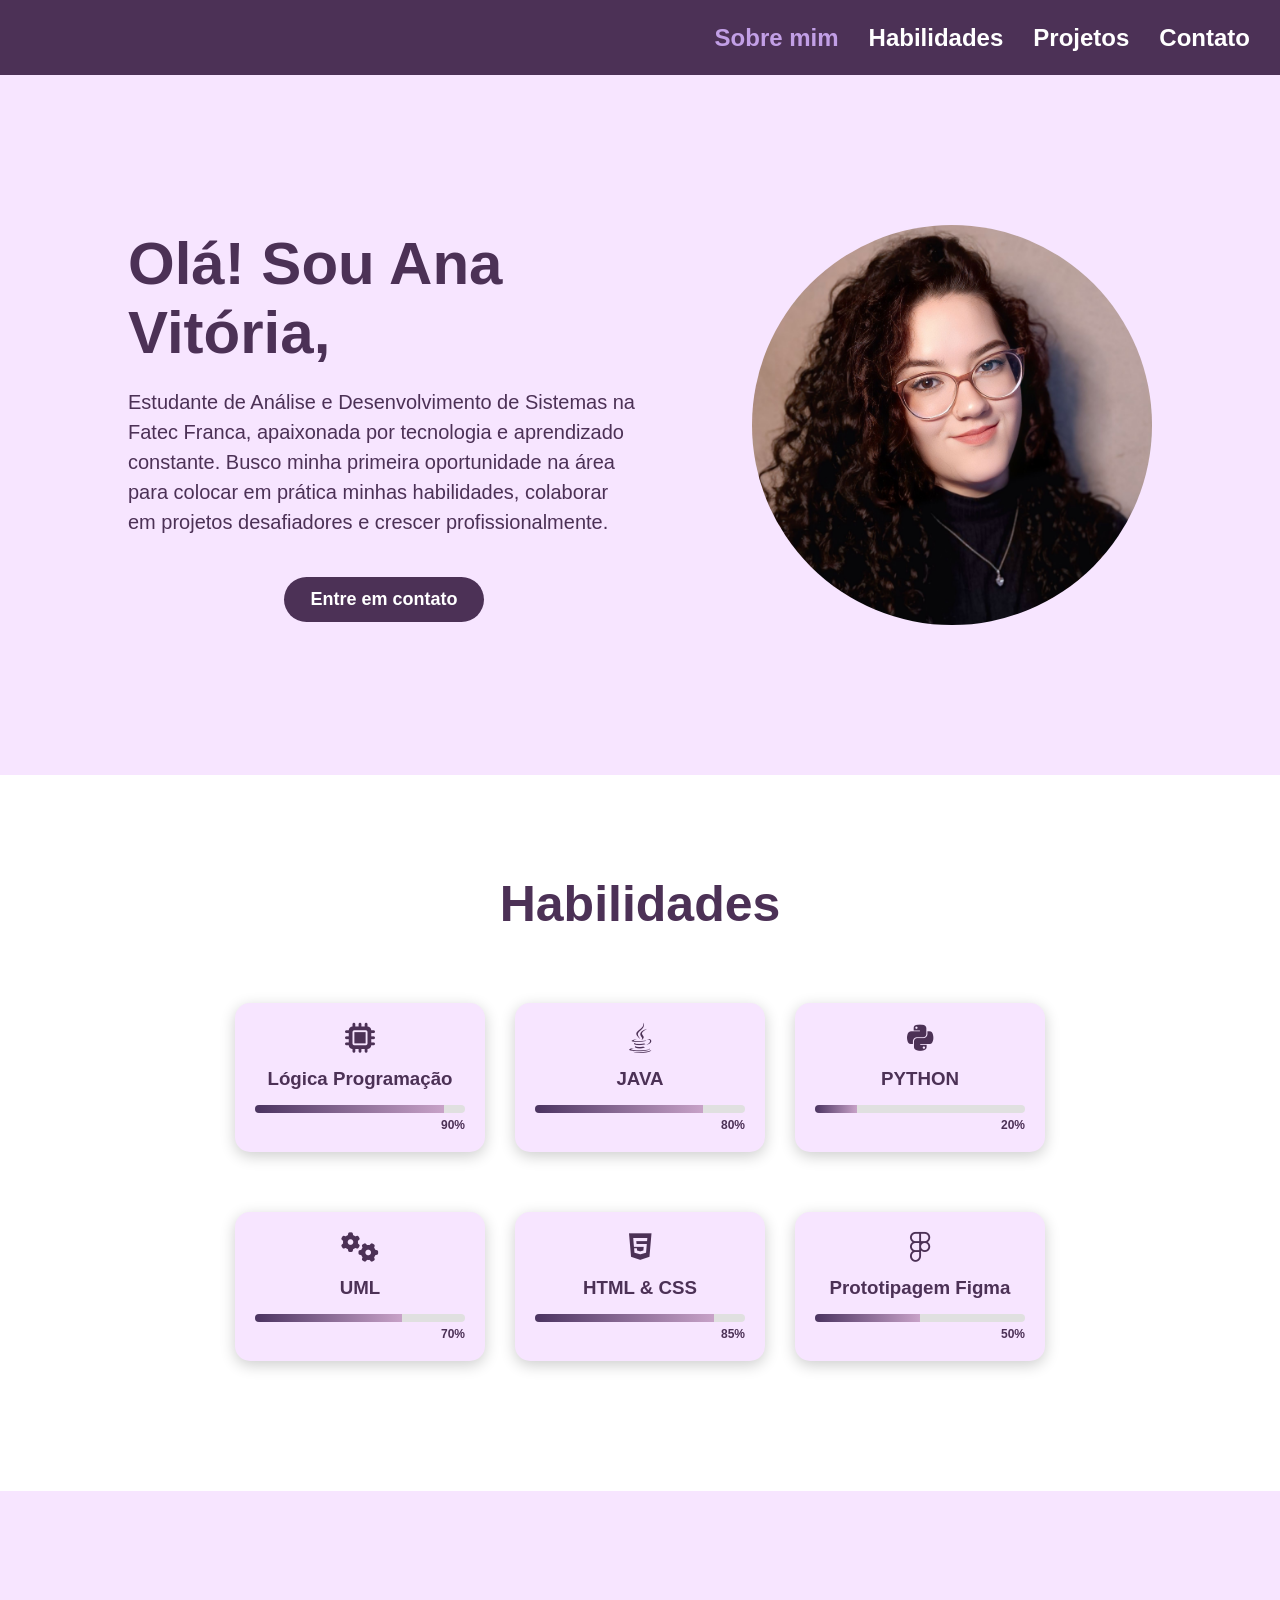
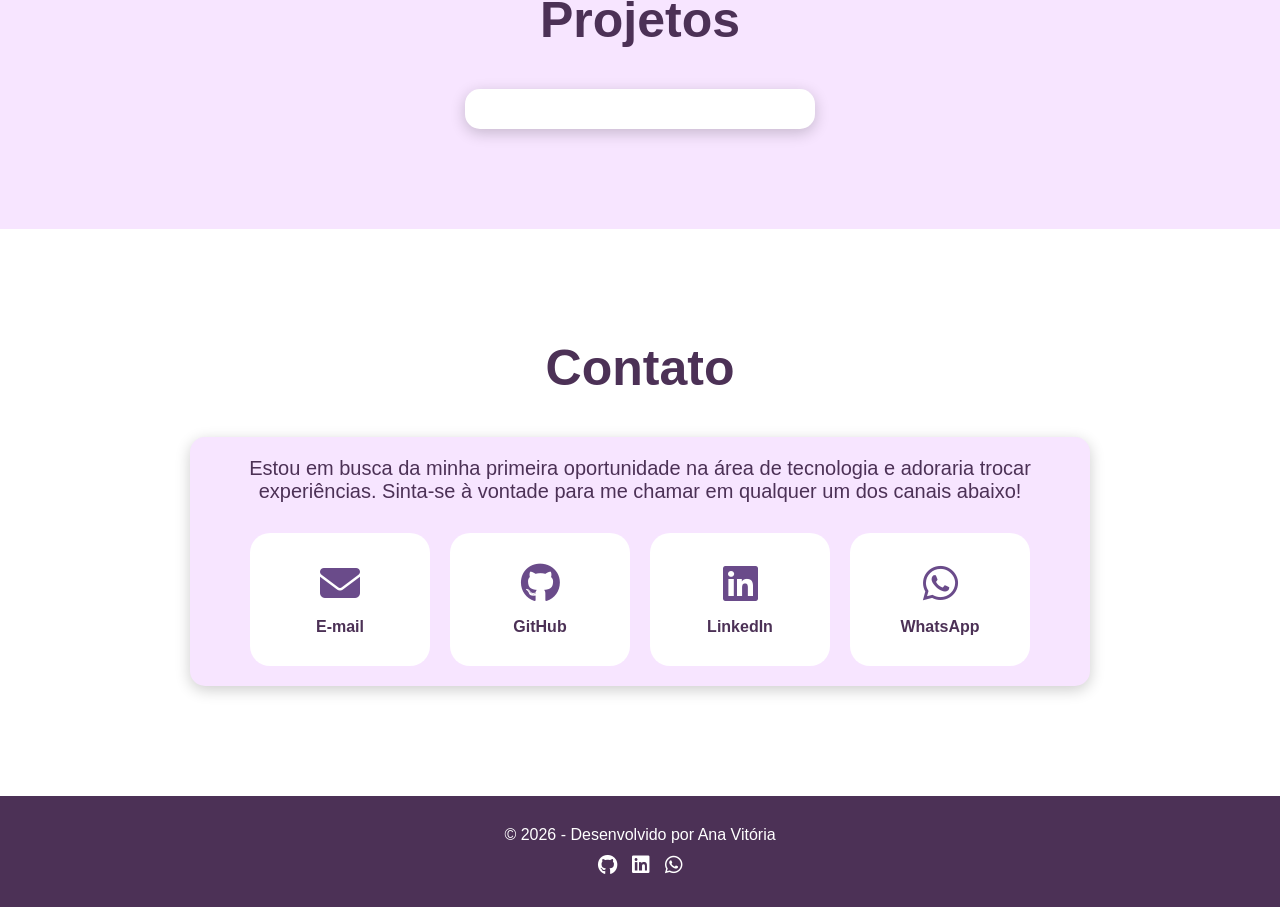
<file: index.html>
<!DOCTYPE html>
<html lang="pt-br">
<head>
    <meta charset="UTF-8">
    <meta name="viewport" content="width=device-width, initial-scale=1.0">
    <title>Portifólio</title>
    <link rel="stylesheet" href="MeuSite.css">
    <link rel="shortcut icon" href="MeuIcon.svg" type="image/x-icon">
    <link rel="stylesheet" href="https://cdnjs.cloudflare.com/ajax/libs/font-awesome/6.5.1/css/all.min.css">
</head>
<body>
    <header class="cabecalho">
        <nav class="menu">
            <a href="#sobre">Sobre mim</a>
            <a href="#habilidades">Habilidades</a>
            <a href="#projetos">Projetos</a>
            <a href="#contato">Contato</a>
        </nav>
</header>

<section id="sobre" class="apresentacao">
    <div class="apresentacao_conteudo">
        <h1 class="apresentacao_titulo">Olá! Sou Ana Vitória,</h1>
        <p class="apresentacao_texto">
            Estudante de Análise e Desenvolvimento de Sistemas na Fatec Franca, apaixonada por tecnologia e aprendizado constante. Busco minha primeira oportunidade na área para colocar em prática minhas habilidades, colaborar em projetos desafiadores e crescer profissionalmente.
        </p>
        <a href="mailto:anavivi143@gmail.com" class="apresentacao_botao">Entre em contato</a>
    </div>
    <img src="MinhaFoto.jpg" alt="Foto Ana Vitória" class="apresentacao_foto">
</section>

<section id="habilidades" class="habilidades"> 
    <h2 class="subtitulos">Habilidades</h2>
    <div class="habilidades_conteudo">
        <div class="habilidades_card">
            <div class="habilidades_header">
                <i class="fas fa-microchip icon"></i>
                <h3>Lógica Programação</h3>
            </div>
            <div class="habilidades_barra">
                <div class="progresso_logica"></div>
            </div>
            <span class="porcentagem">90%</span>
        </div>

        <div class="habilidades_card">
            <div class="habilidades_header">
                <i class="fab fa-java icon"></i>
                <h3>JAVA</h3>
            </div>
            <div class="habilidades_barra">
                <div class="progresso_java"></div>
            </div>
            <span class="porcentagem">80%</span>
        </div>

        <div class="habilidades_card">
            <div class="habilidades_header">
                <i class="fab fa-python icon"></i>
                <h3>PYTHON</h3>
            </div>
            <div class="habilidades_barra">
                <div class="progresso_python"></div>
            </div>
            <span class="porcentagem">20%</span>
        </div>       
    </div>
    
    <div class="habilidades_conteudo">
        <div class="habilidades_card">
            <div class="habilidades_header">
                <i class="fas fa-gears icon"></i>
                <h3>UML</h3>
            </div>
            <div class="habilidades_barra">
                <div class="progresso_uml"></div>
            </div>
            <span class="porcentagem">70%</span>
        </div>

        <div class="habilidades_card">
            <div class="habilidades_header">
                <i class="fab fa-html5 icon"></i>
                <h3>HTML & CSS</h3>
            </div>
            <div class="habilidades_barra">
                <div class="progresso_html"></div>
            </div>
            <span class="porcentagem">85%</span>
        </div>

        <div class="habilidades_card">
            <div class="habilidades_header">
                <i class="fab fa-figma icon"></i>
                <h3>Prototipagem Figma</h3>
            </div>
            <div class="habilidades_barra">
                <div class="progresso_prototipagem"></div>
            </div>
            <span class="porcentagem">50%</span>
        </div> 
    </div>
</section>

<section id="projetos" class= "projetos">
<h2  class="subtitulos">Projetos</h2>
<div class ="projetos_conteudo">
    <div>
        
    </div>
</div>
</section>

<section id="contato" class="contato">
<h2 class="subtitulos">Contato</h2>
<div class="contato_conteudo">
    <p class="contato_texto">Estou em busca da minha primeira oportunidade na área de tecnologia e adoraria trocar experiências. Sinta-se à vontade para me chamar em qualquer um dos canais abaixo!</p>
    <div class="contato_cards">
            <a href="mailto:anavivi143@gmail.com" class="contato_card">
                <i class="fas fa-envelope"></i>
                <span>E-mail</span>
            </a>
            
            <a href="https://github.com/AnaVi2402" target="_blank" class="contato_card">
                <i class="fab fa-github"></i>
                <span>GitHub</span>
            </a>
            
            <a href="https://linkedin.com/in/anavitoriaalves" target="_blank" class="contato_card">
                <i class="fab fa-linkedin"></i>
                <span>LinkedIn</span>
            </a>
            <a href="https://wa.me/5516992630679" target="_blank" class="contato_card">
                <i class="fab fa-whatsapp"></i>
                <span>WhatsApp</span>
            </a>
        </div>
</div>
</section>

<footer class="rodape">
    <div class="rodape_conteudo">
        <p>&copy; 2026 - Desenvolvido por Ana Vitória</p>
        <div class="rodape_redes">
            <a href="https://github.com/AnaVi2402" target="_blank"><i class="fab fa-github"></i></a>
            <a href="https://linkedin.com/in/anavitoriaalves" target="_blank"><i class="fab fa-linkedin"></i></a>
            <a href="https://wa.me/5516992630679" target="_blank"><i class="fab fa-whatsapp"></i></a>
        </div>
    </div>
</footer>

<script src="MeuSite.js"></script>
</body>
</html>
</file>
<file: MeuSite.css>
/*Paleta de cor do meu site*/
:root{
    --cor-de-fundo: rgb(247, 229, 255);
    --cor-primaria: rgb(76, 49, 86);
    --cor-animacao: #6a4b8a;
    --cor-animacao-letra: #c29fe6;
    --cor-texto-header: white;
}

/*Fontes da página*/
:root {
    --font-título: 'Segoe UI', Tahoma, Geneva, Verdana, sans-serif;
    --font-body: 'Lucida Sans', 'Lucida Sans Regular', 'Lucida Grande', 'Lucida Sans Unicode', Geneva, Verdana, sans-serif
}

* { /*Colocado para zerar toda a fomatação que a página web coloca sozinha*/
    margin: 0;
    padding: 0;
    box-sizing: border-box;
}

body {
    background-color: var(--cor-de-fundo);
    }

    /*Cabeçalho*/
header {
    width: 100%;
}

.subtitulos {
    font-family: var(--font-título);
    font-size: 50px;          
    color: var(--cor-primaria);
    margin-bottom: 40px;
}

.cabecalho {
    background-color: var(--cor-primaria);
    height: 75px;
    list-style-type: none;
    color: var(--cor-texto-header);
    display: flex;
    flex-direction: row;
    align-items: center;
    justify-content: space-between;
    padding: 0 30px;
    position: sticky;   
    top: 0;            
    z-index: 1000;
}

.menu {
    display: flex;
    gap: 30px; 
    margin-left: auto;
    font-weight: bold;
}

/*Formatação para o menu dos links*/
.menu a{
    text-decoration: none;
    color: var(--cor-texto-header);
    font-family: var(--font-título);
    font-size: 24px;
    display: flex;
}

.menu a.ativo {
    color: var(--cor-animacao-letra); 
    font-weight: bold;
}

/*Formatação para quando passa o mouse em cima dos links*/
.menu a:hover {
    color: var(--cor-animacao-letra);
}

/*Formatação para tirar a última linha dos links*/
.menu a:last-child {
    border-right: none;
    padding-right: 0;
}

    /*Secção "Sobre mim"*/
.apresentacao { 
    display: flex;
    align-items: center;
    justify-content: space-between;
    padding: 150px 10%;
    gap: 30px        
}

.apresentacao_titulo {
    font-family: var(--font-título);
    font-size: 60px;          
    color: var(--cor-primaria);   
}
.apresentacao_conteudo {
    display: flex;
    flex-direction: column;
    gap: 20px;
    width: 50%;
}
.apresentacao_texto {
    font-family: var(--font-body);
    color: var(--cor-primaria);
    font-size: 20px;
    line-height: 1.5;
}

/*Para deixar a foto redonda*/
.apresentacao_foto {
    width: 400px;             
    height: 400px;            
    border-radius: 50%;      
    object-fit: cover;        
}
.apresentacao_botao {
    display: inline-flex;      
    align-items: center;      
    justify-content: center;
    width: 200px;             
    margin-top: 20px;
    padding: 12px 0;
    margin-left: auto;        
    margin-right: auto;
    margin-top: 20px;
    background-color: var(--cor-primaria); 
    color: var(--cor-texto-header);
    text-decoration: none;
    border-radius: 25px; 
    font-weight: bold;
    font-size: 18px;
    font-family: var(--font-body);
    transition: background-color 0.3s ease;
}

.apresentacao_botao:hover {
    background-color: var(--cor-animacao);
    cursor: pointer;
}

    /*Secção "Habilidades"*/
.habilidades {
    display: flex;
    flex-direction: column; 
    align-items: center;
    padding: 100px 0;
    width: 100%;
    background-color: white;
}

.habilidades_conteudo {
    display: flex;
    justify-content: center;
    flex-wrap: wrap;
    gap: 30px;
    padding: 30px;
}

.habilidades_card {
    background-color: var(--cor-de-fundo);
    width: 250px;
    padding: 20px;
    border-radius: 15px;
    box-shadow: 0 4px 15px rgba(0, 0, 0, 0.2); 
    display: flex;
    flex-direction: column;
    align-items: center;    
    text-align: center;
    transition: transform 0.3s ease, box-shadow 0.3s ease;
}

.habilidades_card:hover {
    transform: translateY(-10px);
    box-shadow: 0 10px 20px rgba(106, 75, 138, 0.2);
}

.habilidades_header {
    display: flex;
    flex-direction: column;
    align-items: center;
    gap: 15px;
    margin-bottom: 15px;
    color: var(--cor-primaria);
    font-family: var(--font-título);
}

.icon {
    font-size: 30px;
    color: var(--cor-primaria)
}

.habilidades_barra {
    width: 100%;
    height: 8px;
    background-color: #e0e0e0;
    border-radius: 10px;
    overflow: hidden;
}

.progresso_java {
    width: 80%; 
    height: 100%;
    background: linear-gradient(90deg, #4B3361, #C8A2C8); 
}

.progresso_python {
    width: 20%; 
    height: 100%;
    background: linear-gradient(90deg, #4B3361, #C8A2C8); 
}

.progresso_html {
    width: 85%; 
    height: 100%;
    background: linear-gradient(90deg, #4B3361, #C8A2C8); 
}

.progresso_prototipagem {
    width: 50%; 
    height: 100%;
    background: linear-gradient(90deg, #4B3361, #C8A2C8); 
}

.progresso_logica {
    width: 90%; 
    height: 100%;
    background: linear-gradient(90deg, #4B3361, #C8A2C8); 
}

.progresso_uml {
    width: 70%; 
    height: 100%;
    background: linear-gradient(90deg, #4B3361, #C8A2C8); 
}

.porcentagem {
    align-self: flex-end;
    font-size: 12px;
    font-family: var(--font-body);
    margin-top: 5px;
    color: var(--cor-primaria);
    font-weight: bold;
}

    /*Secção "Projetos"*/
.projetos {
    display: flex;
    flex-direction: column; 
    align-items: center;
    padding: 100px 0;
    width: 100%;
}

.projetos_conteudo{
    background-color: var(--cor-texto-header);
    width: 350px;
    padding: 20px;
    border-radius: 15px;
    box-shadow: 0 4px 15px rgba(0, 0, 0, 0.2); 
    display: flex;
    flex-direction: column;
    align-items: center;    
    text-align: center;
    transition: transform 0.3s ease, box-shadow 0.3s ease;
}

.projetos_conteudo:hover {
    transform: translateY(-10px);
    box-shadow: 0 10px 20px rgba(106, 75, 138, 0.2);
}

    /*Secção "Contato"*/
.contato {
    display: flex;
    flex-direction: column; 
    align-items: center;
    padding: 110px 0;
    width: 100%;
    background-color: white;
}
.contato_conteudo {
    background-color: var(--cor-de-fundo);
    width: 900px;
    padding: 20px;
    border-radius: 15px;
    box-shadow: 0 4px 15px rgba(0, 0, 0, 0.2); 
    display: flex;
    flex-direction: column;
    align-items: center;    
    text-align: center;
    gap: 30px;
}
.contato_texto {
    font-family: var(--font-body);
    color: var(--cor-primaria);
    font-size: 20px;
    margin-left: 25px;
    margin-right: 25px;
}
.contato_cards{
    display: flex;
    justify-content: center;
    gap: 20px;
    flex-wrap: wrap;
}
.contato_card {
    background-color: #ffffff;
    text-decoration: none;
    color: var(--cor-primaria);
    padding: 30px;
    border-radius: 20px;
    width: 180px;
    display: flex;
    flex-direction: column;
    align-items: center;
    gap: 15px;
    transition: transform 0.3s ease, box-shadow 0.3s ease;
}

.contato_card i {
    font-size: 40px;
    color: var(--cor-animacao);
}

.contato_card span {
    font-family: var(--font-título);
    font-weight: bold;
}

.contato_card:hover {
    transform: translateY(-10px);
    box-shadow: 0 10px 20px rgba(106, 75, 138, 0.2);
}

    /*Secção "Rodapé"*/
.rodape {
    background-color: var(--cor-primaria);
    color: var(--cor-texto-header);
    padding: 30px 0;
    width: 100%;
    text-align: center;
}

.rodape_conteudo {
    display: flex;
    flex-direction: column;
    align-items: center;
    gap: 10px;
}

.rodape p {
    font-family: var(--font-body);
    font-size: 16px;
}

.rodape_redes {
    display: flex;
    gap: 15px;
}

.rodape_redes a {
    color: var(--cor-texto-header);
    font-size: 20px;
    transition: color 0.3s ease; /*Define o tempo da animação para a mudança de cor*/
}

/*Muda de cor quanto passar o mouse em cima do ícones do rodapé*/
.rodape_redes a:hover {
    color: var(--cor-animacao-letra); 
}
</file>
